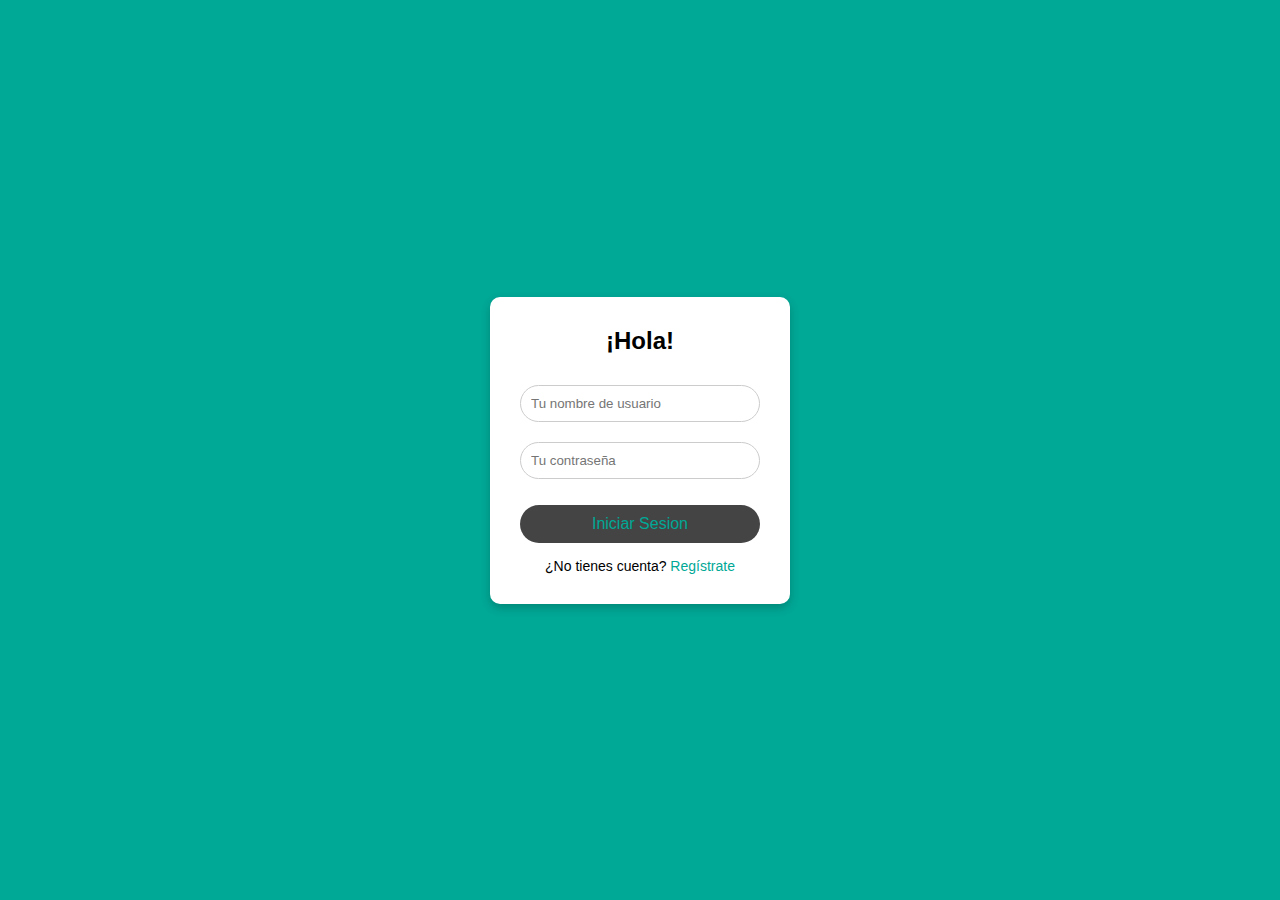
<file: index.html>
<!DOCTYPE html>
<html lang="es">
<head>
  <meta charset="UTF-8">
  <meta name="viewport" content="width=device-width, initial-scale=1">
  <title>Iniciar Sesión - MiEcommerce</title>
  <link rel="stylesheet" href="./style.css">
</head>
<body>

  <div class="login-container">
    <div class="login-box">
      <h2>¡Hola!</h2>
      <input type="text" placeholder="Tu nombre de usuario">
      <input type="password" placeholder="Tu contraseña">
      <a href="./home/home.html" class="btn">Iniciar Sesion</a>
      <p>¿No tienes cuenta? <a class="algo" href="./register/register.html">Regístrate</a></p>
    </div>
  </div>

</body>
</html>
</file>
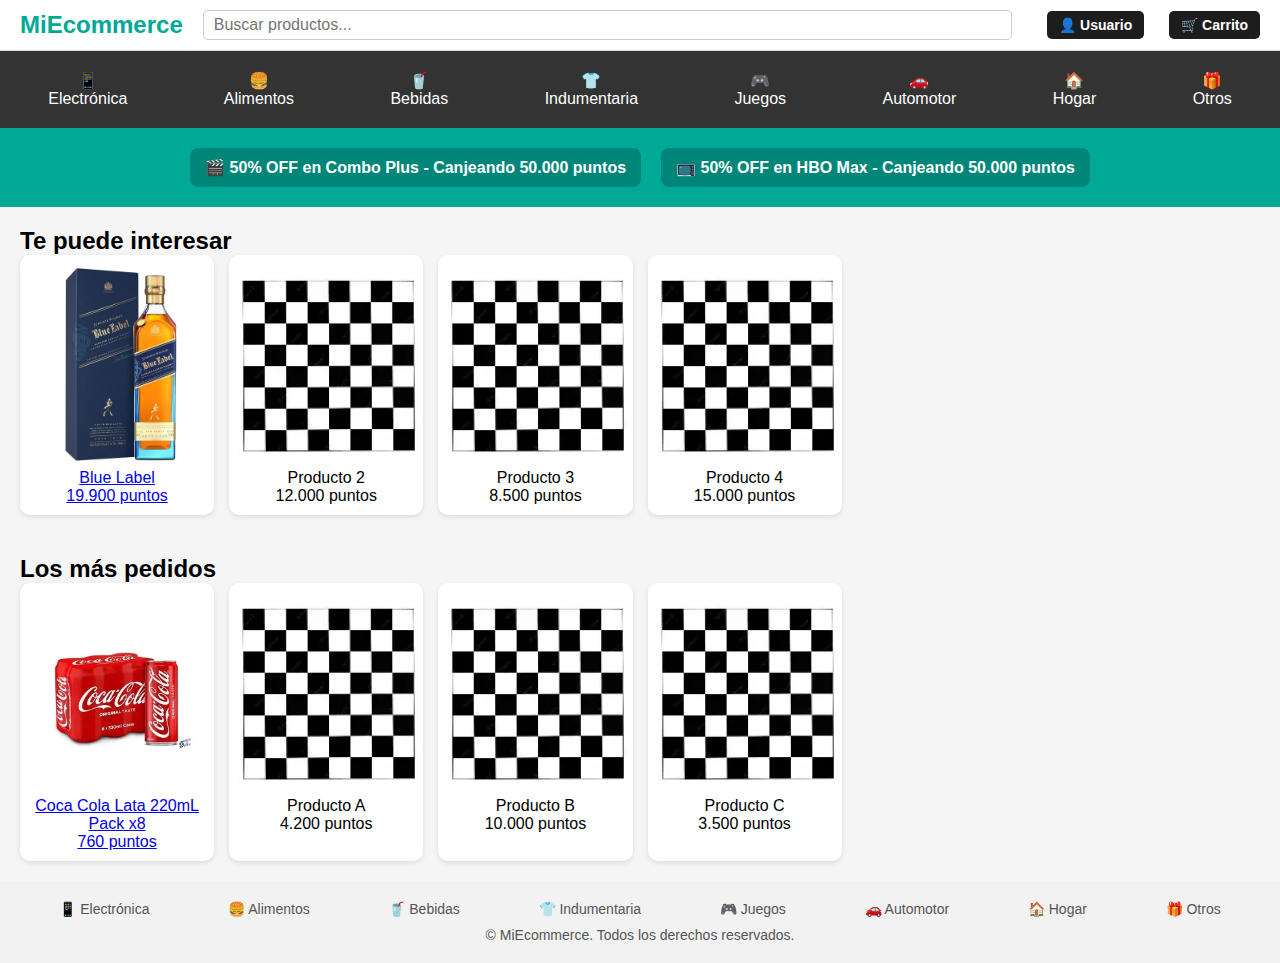
<file: home/index.html>
<!DOCTYPE html>
<html lang="es">
<head>
  <meta charset="UTF-8">
  <meta name="viewport" content="width=device-width, initial-scale=1">
  <title>MiEcommerce</title>
  <link rel="stylesheet" href="../style.css">
</head>
<body>

 

  <!-- Contenido de la tienda -->
  <div id="main-content">

<!-- Barra superior -->
<header class="top-bar">
  <div class="logo">MiE<span class="highlight">commerce</span></div>
  <input type="text" placeholder="Buscar productos..." class="search-bar">
  <div class="user-profile">
    <a href="../profile/usuario.html" class="cart-button">👤 <span class="highlight">Usuario</span></a>
    <!-- Botón de carrito -->
    <a href="../carrito/carrito.html" class="cart-button">🛒 <span class="highlight">Carrito</span></a>
  </div>
</header>


    <!-- Categorías -->
    <nav class="categories">
      <div class="category">📱<br>Electrónica</div>
      <div class="category">🍔<br>Alimentos</div>
      <div class="category">🥤<br>Bebidas</div>
      <div class="category">👕<br>Indumentaria</div>
      <div class="category">🎮<br>Juegos</div>
      <div class="category">🚗<br>Automotor</div>
      <div class="category">🏠<br>Hogar</div>
      <div class="category">🎁<br>Otros</div>
    </nav>

    <!-- Promociones -->
    <section class="promotions">
      <div class="promo">🎬 50% OFF en Combo Plus - Canjeando 50.000 puntos</div>
      <div class="promo">📺 50% OFF en HBO Max - Canjeando 50.000 puntos</div>
    </section>

    <!-- Te puede interesar -->
    <section class="product-section">
      <h2>Te puede interesar</h2>
      <div class="product-grid">
        <div class="product">
          <a href="../product/producto2.html"><img src="../imagenes/thumb_70661_default_big.jpeg" alt="Producto">
          <div>Blue Label</div>
          <span>19.900 puntos</span></a>
        </div>
        <div class="product"><img src="../imagenes/OIP.webp"><br>Producto 2<br>12.000 puntos</div>
        <div class="product"><img src="../imagenes/OIP.webp"><br>Producto 3<br>8.500 puntos</div>
        <div class="product"><img src="../imagenes/OIP.webp"><br>Producto 4<br>15.000 puntos</div>
      </div>
    </section>

    <!-- Los más pedidos -->
    <section class="product-section">
      <h2>Los más pedidos</h2>
      <div class="product-grid">
        <div class="product">
          <a href="../product/producto1.html"><img src="../imagenes/coca cola.webp" alt="Coca Cola">
          <div>Coca Cola Lata 220mL Pack x8</div>
          <span>760 puntos</span></a>
        </div>
        <div class="product"> <img src="../imagenes/OIP.webp"><br>Producto A<br>4.200 puntos</div>
        <div class="product"> <img src="../imagenes/OIP.webp"><br>Producto B<br>10.000 puntos</div>
        <div class="product"> <img src="../imagenes/OIP.webp"><br>Producto C<br>3.500 puntos</div>
      </div>
    </section>

    <!-- Footer -->
    <footer class="footer">
      <div class="footer-categories">
        <div>📱 Electrónica</div>
        <div>🍔 Alimentos</div>
        <div>🥤 Bebidas</div>
        <div>👕 Indumentaria</div>
        <div>🎮 Juegos</div>
        <div>🚗 Automotor</div>
        <div>🏠 Hogar</div>
        <div>🎁 Otros</div>
      </div>
      <div class="footer-bottom">
        <p>© MiEcommerce. Todos los derechos reservados.</p>
      </div>
    </footer>

  </div>
</body>
</html>
</file>
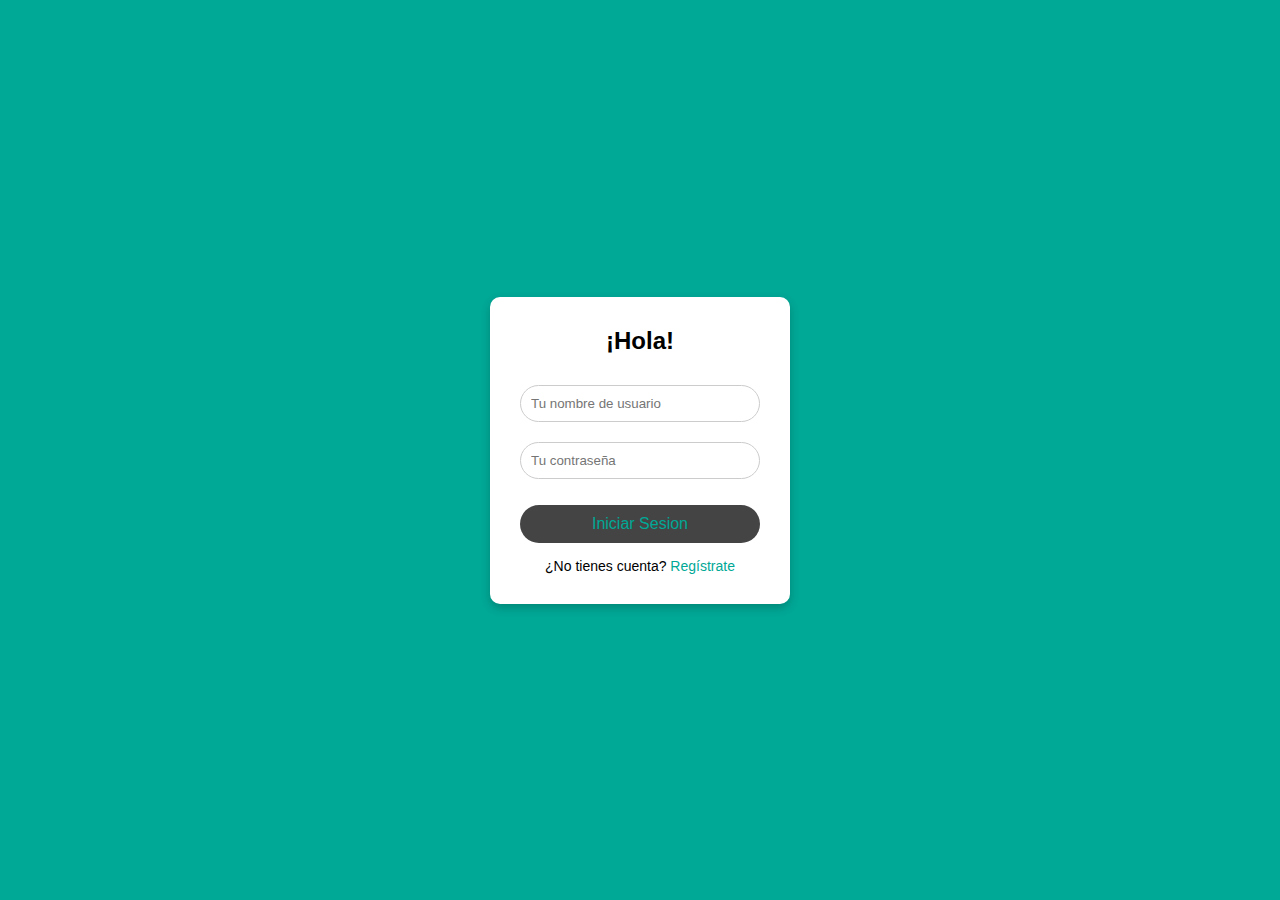
<file: login.html>
<!DOCTYPE html>
<html lang="es">
<head>
  <meta charset="UTF-8">
  <meta name="viewport" content="width=device-width, initial-scale=1">
  <title>Iniciar Sesión - MiEcommerce</title>
  <link rel="stylesheet" href="./style.css">
</head>
<body>

  <div class="login-container">
    <div class="login-box">
      <h2>¡Hola!</h2>
      <input type="text" placeholder="Tu nombre de usuario">
      <input type="password" placeholder="Tu contraseña">
      <a href="./home/index.html" class="btn">Iniciar Sesion</a>
      <p>¿No tienes cuenta? <a class="algo" href="./register/register.html">Regístrate</a></p>
    </div>
  </div>

</body>
</html>
</file>
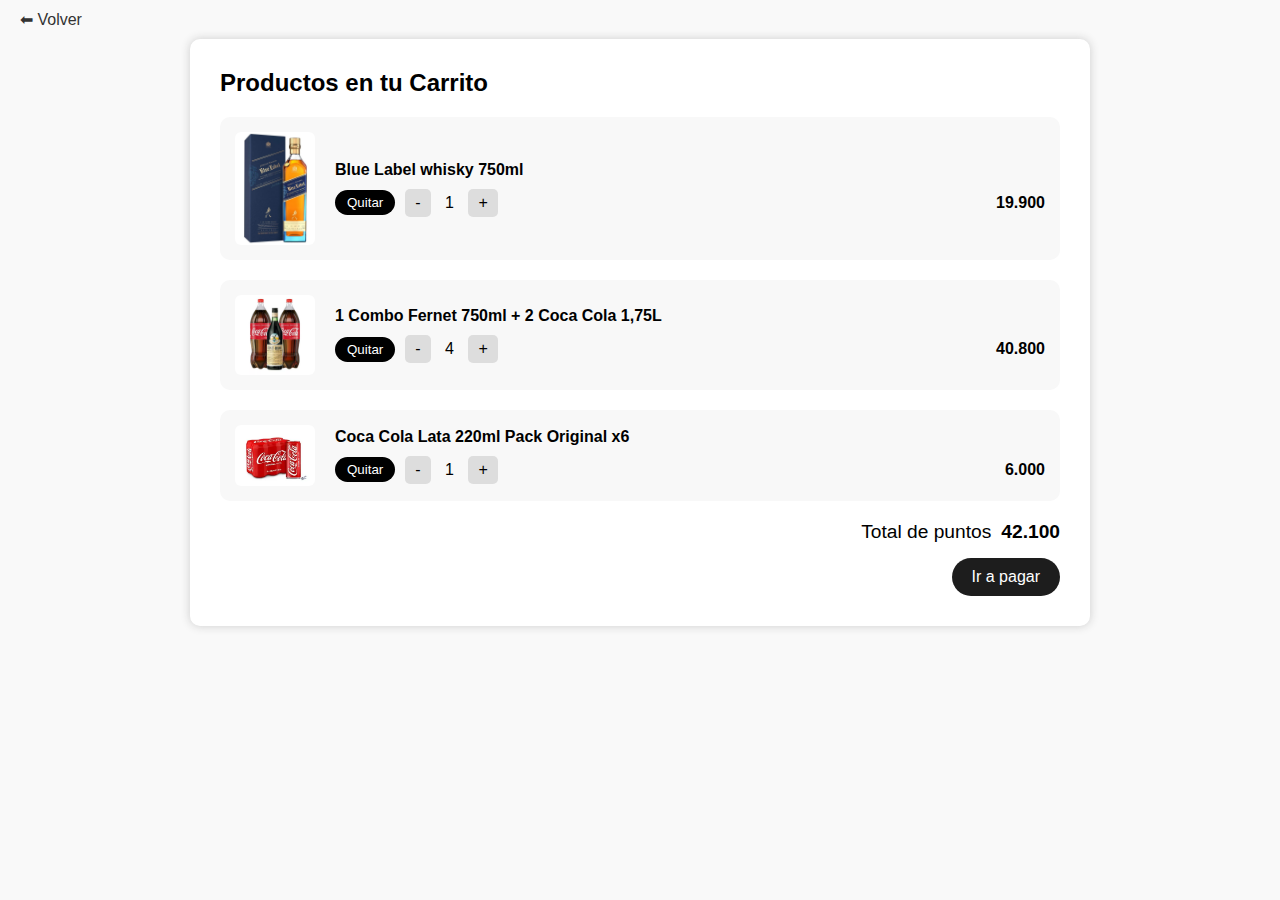
<file: carrito/carrito.html>
<!DOCTYPE html>
<html lang="es">
<head>
  <meta charset="UTF-8">
  <title>Carrito de Compras</title>
  <link rel="stylesheet" href="../style.css">
</head>
<body>
  <a href="../home/home.html" class="volver-carrito">⬅ Volver</a>

  <div class="carrito">
    <h2>Productos en tu Carrito</h2>

    <!-- Producto 1 -->
    <div class="item-carrito">
      <img src="../imagenes/thumb_70661_default_big.jpeg" alt="Blue Label">
      <div class="info">
        <p><strong>Blue Label whisky 750ml</strong></p>
        <div class="controles">
          <button class="quitar">Quitar</button>
          <div class="cantidad">
            <button>-</button>
            <span>1</span>
            <button>+</button>
          </div>
          <span class="precio">19.900</span>
        </div>
      </div>
    </div>

    <!-- Producto 2 -->
    <div class="item-carrito">
      <img src="../imagenes/Combo-fernet-jpg.webp" alt="Combo Fernet">
      <div class="info">
        <p><strong>1 Combo Fernet 750ml + 2 Coca Cola 1,75L</strong></p>
        <div class="controles">
          <button class="quitar">Quitar</button>
          <div class="cantidad">
            <button>-</button>
            <span>4</span>
            <button>+</button>
          </div>
          <span class="precio">40.800</span>
        </div>
      </div>
    </div>

    <!-- Producto 3 -->
    <div class="item-carrito">
      <img src="../imagenes/coca cola.webp" alt="Coca-Cola Pack x6">
      <div class="info">
        <p><strong>Coca Cola Lata 220ml Pack Original x6</strong></p>
        <div class="controles">
          <button class="quitar">Quitar</button>
          <div class="cantidad">
            <button>-</button>
            <span>1</span>
            <button>+</button>
          </div>
          <span class="precio">6.000</span>
        </div>
      </div>
    </div>

    <!-- Total -->
    <div class="total">
      <span>Total de puntos</span>
      <strong>42.100</strong>
    </div>

    <a href="#" class="pagar">Ir a pagar</a>
  </div>
</body>
</html>
</file>
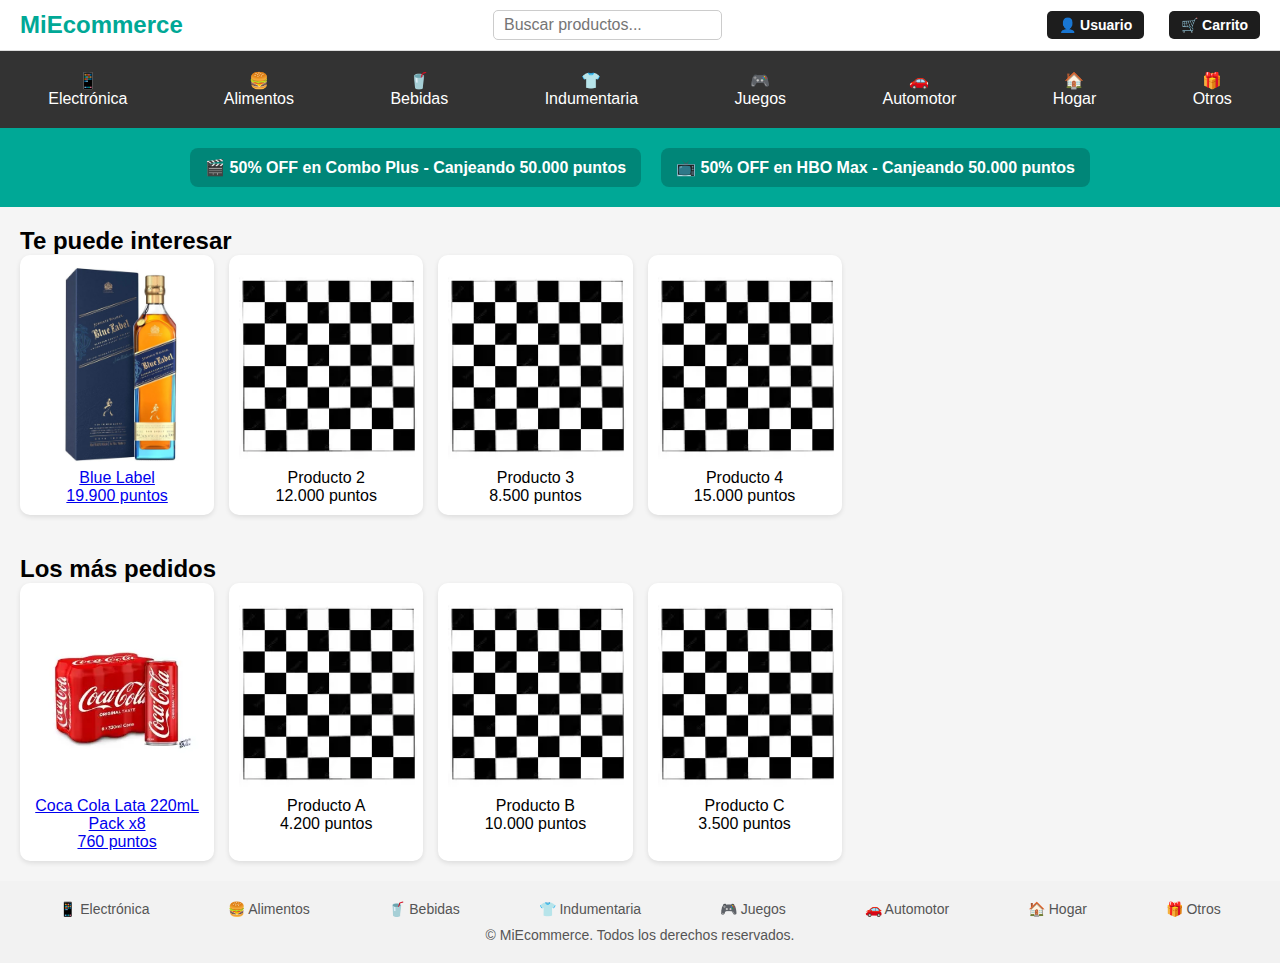
<file: home/home.html>
<!DOCTYPE html>
<html lang="es">
<head>
  <meta charset="UTF-8">
  <meta name="viewport" content="width=device-width, initial-scale=1">
  <title>MiEcommerce</title>
  <link rel="stylesheet" href="../style.css">
</head>
<body>

 

  <!-- Contenido de la tienda -->
  <div id="main-content">

<!-- Barra superior -->
<header class="top-bar">
  <div class="logo">MiE<span class="highlight">commerce</span></div>

  <div class="search-container">
  <button class="search-icon" onclick="document.querySelector('.search-bar').classList.toggle('active')">🔍</button>
  <input type="text" placeholder="Buscar productos..." class="search-bar">
</div>

  <div class="user-profile">
    <a href="../profile/usuario.html" class="cart-button">👤 <span class="highlight">Usuario</span></a>
    <!-- Botón de carrito -->
    <a href="../carrito/carrito.html" class="cart-button">🛒 <span class="highlight">Carrito</span></a>
  </div>
</header>


    <!-- Categorías -->
    <nav class="categories">
      <div class="category">📱<br>Electrónica</div>
      <div class="category">🍔<br>Alimentos</div>
      <div class="category">🥤<br>Bebidas</div>
      <div class="category">👕<br>Indumentaria</div>
      <div class="category">🎮<br>Juegos</div>
      <div class="category">🚗<br>Automotor</div>
      <div class="category">🏠<br>Hogar</div>
      <div class="category">🎁<br>Otros</div>
    </nav>

    <!-- Promociones -->
    <section class="promotions">
      <div class="promo">🎬 50% OFF en Combo Plus - Canjeando 50.000 puntos</div>
      <div class="promo">📺 50% OFF en HBO Max - Canjeando 50.000 puntos</div>
    </section>

    <!-- Te puede interesar -->
    <section class="product-section">
      <h2>Te puede interesar</h2>
      <div class="product-grid">
        <div class="product">
          <a href="../product/producto2.html"><img src="../imagenes/thumb_70661_default_big.jpeg" alt="Producto">
          <div>Blue Label</div>
          <span>19.900 puntos</span></a>
        </div>
        <div class="product"><img src="../imagenes/OIP.webp"><br>Producto 2<br>12.000 puntos</div>
        <div class="product"><img src="../imagenes/OIP.webp"><br>Producto 3<br>8.500 puntos</div>
        <div class="product"><img src="../imagenes/OIP.webp"><br>Producto 4<br>15.000 puntos</div>
      </div>
    </section>

    <!-- Los más pedidos -->
    <section class="product-section">
      <h2>Los más pedidos</h2>
      <div class="product-grid">
        <div class="product">
          <a href="../product/producto1.html"><img src="../imagenes/coca cola.webp" alt="Coca Cola">
          <div>Coca Cola Lata 220mL Pack x8</div>
          <span>760 puntos</span></a>
        </div>
        <div class="product"> <img src="../imagenes/OIP.webp"><br>Producto A<br>4.200 puntos</div>
        <div class="product"> <img src="../imagenes/OIP.webp"><br>Producto B<br>10.000 puntos</div>
        <div class="product"> <img src="../imagenes/OIP.webp"><br>Producto C<br>3.500 puntos</div>
      </div>
    </section>

    <!-- Footer -->
    <footer class="footer">
      <div class="footer-categories">
        <div>📱 Electrónica</div>
        <div>🍔 Alimentos</div>
        <div>🥤 Bebidas</div>
        <div>👕 Indumentaria</div>
        <div>🎮 Juegos</div>
        <div>🚗 Automotor</div>
        <div>🏠 Hogar</div>
        <div>🎁 Otros</div>
      </div>
      <div class="footer-bottom">
        <p>© MiEcommerce. Todos los derechos reservados.</p>
      </div>
    </footer>

  </div>
</body>
</html>
</file>
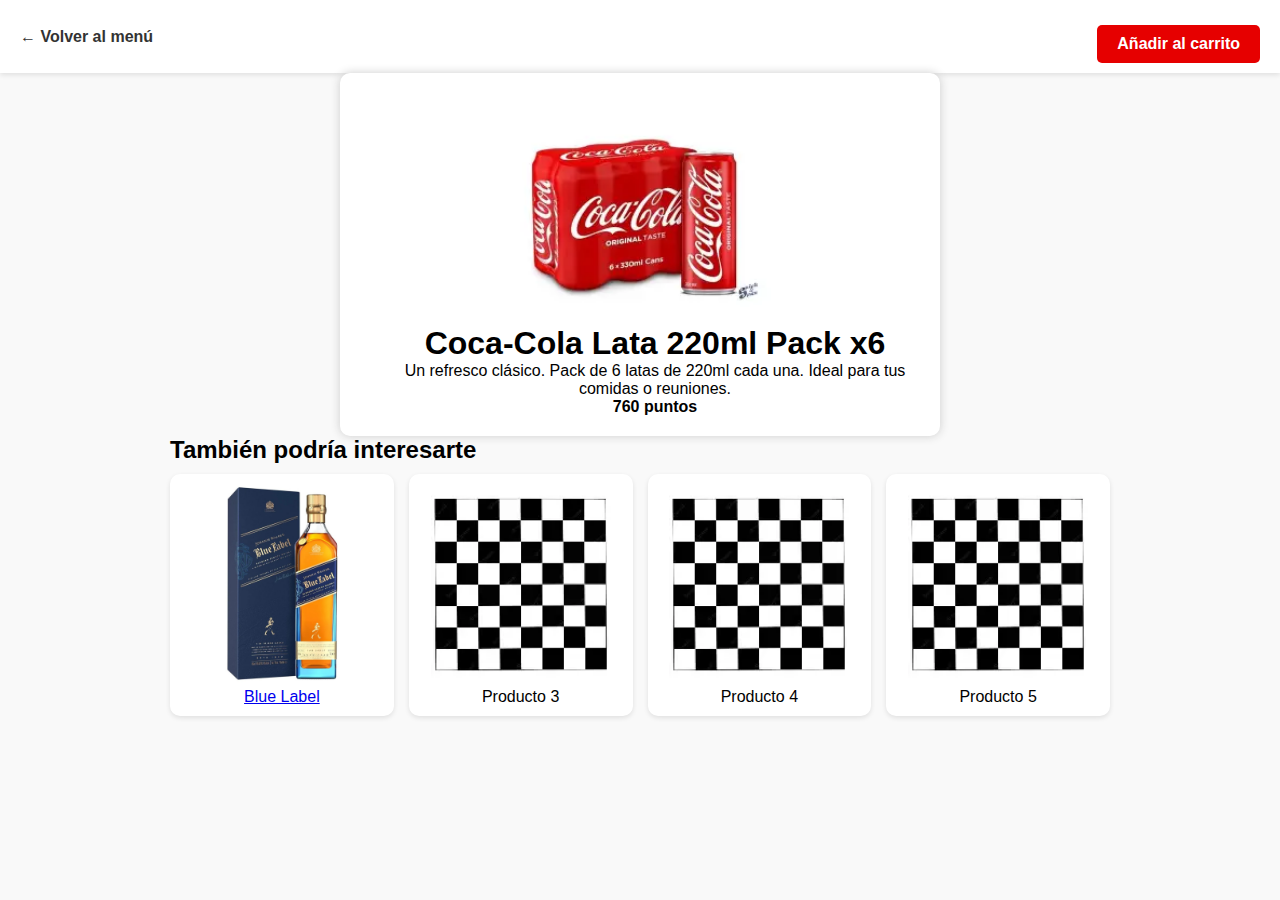
<file: product/producto1.html>
<!DOCTYPE html>
<html lang="es">
<head>
  <meta charset="UTF-8">
  <title>Coca-Cola Lata Pack x6</title>
  <link rel="stylesheet" href="../style.css">
</head>
<body>

  <!-- Botón volver -->
  <header>
    <a href="../home/index.html">← Volver al menú</a>
    <a href="../carrito/carrito.html" class="boton">Añadir al carrito</a>
  </header>

  <!-- Contenido principal del producto -->
  <main class="producto-detalle">
    <div class="imagen-producto">
      <img src="../imagenes/coca cola.webp" alt="Coca Cola Lata Pack x6">
    </div>
    <div class="info-producto">
      <h1>Coca-Cola Lata 220ml Pack x6</h1>
      <p>Un refresco clásico. Pack de 6 latas de 220ml cada una. Ideal para tus comidas o reuniones.</p>
      <p><strong>760 puntos</strong></p>
    </div>
  </main>

  <!-- Productos sugeridos -->
  <section class="sugerencias">
    <h2>También podría interesarte</h2>
    <div class="product-grid">
      <div class="product">
        <a href="producto2.html">
          <img src="../imagenes/thumb_70661_default_big.jpeg" alt="Sugerencia 1">
          <div>Blue Label</div>
        </a>
      </div>
      <div class="product">
          <img src="../imagenes/OIP.webp" alt="Sugerencia 2">
          <div>Producto 3</div>
      </div>
            <div class="product">
          <img src="../imagenes/OIP.webp" alt="Sugerencia 2">
          <div>Producto 4</div>
      </div>
            <div class="product">
          <img src="../imagenes/OIP.webp" alt="Sugerencia 2">
          <div>Producto 5</div>
      </div>
    </div>
  </section>

</body>
</html>
</file>
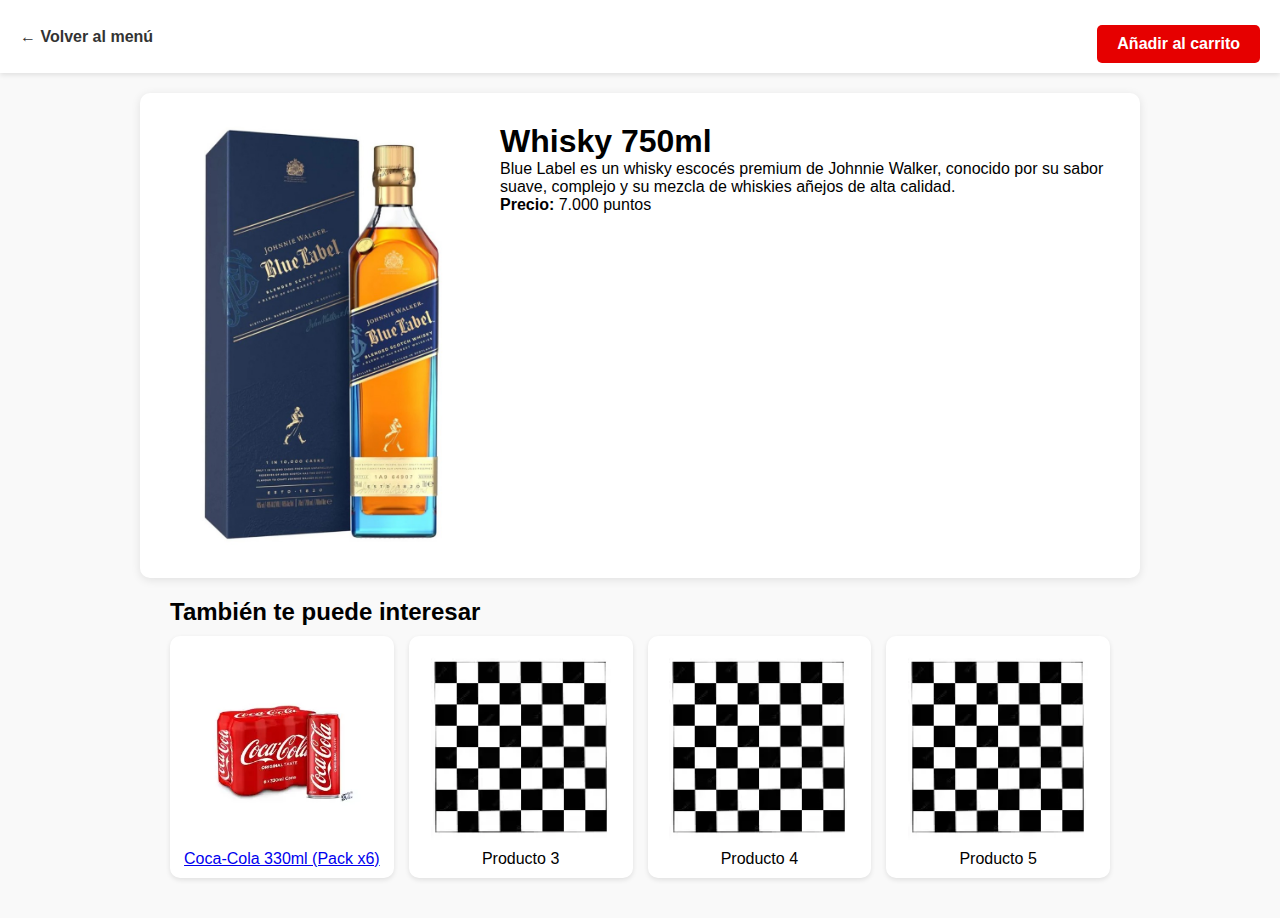
<file: product/producto2.html>
<!DOCTYPE html>
<html lang="es">
<head>
  <meta charset="UTF-8">
  <title>Blue Label 750ml</title>
  <link rel="stylesheet" href="../style.css">
</head>
<body>

  <header>
    <a href="../home/home.html">← Volver al menú</a>
    <a href="../carrito/carrito.html" class="boton">Añadir al carrito</a>
  </header>

  <div class="contenedor-producto">
    <img src="../imagenes/thumb_70661_default_big.jpeg" alt="Blue Label">
    <div class="info-producto">
      <h1>Whisky 750ml</h1>
      <p>Blue Label es un whisky escocés premium de Johnnie Walker, conocido por su sabor suave, complejo y su mezcla de whiskies añejos de alta calidad.</p>
      <p><strong>Precio:</strong> 7.000 puntos</p>
    </div>
  </div>

  <div class="sugerencias">
    <h2>También te puede interesar</h2>
    <div class="product-grid">
      <div class="product">
        <a href="../product/producto1.html">
          <img src="../imagenes/coca cola.webp" alt="Coca-Cola Pack x6">
          <p>Coca-Cola 330ml (Pack x6)</p>
        </a>
      </div>
      <div class="product">
          <img src="../imagenes/OIP.webp" alt="Sugerencia 2">
          <div>Producto 3</div>
      </div>
            <div class="product">
          <img src="../imagenes/OIP.webp" alt="Sugerencia 2">
          <div>Producto 4</div>
      </div>
            <div class="product">
          <img src="../imagenes/OIP.webp" alt="Sugerencia 2">
          <div>Producto 5</div>
    </div>
  </div>

</body>
</html>
</file>
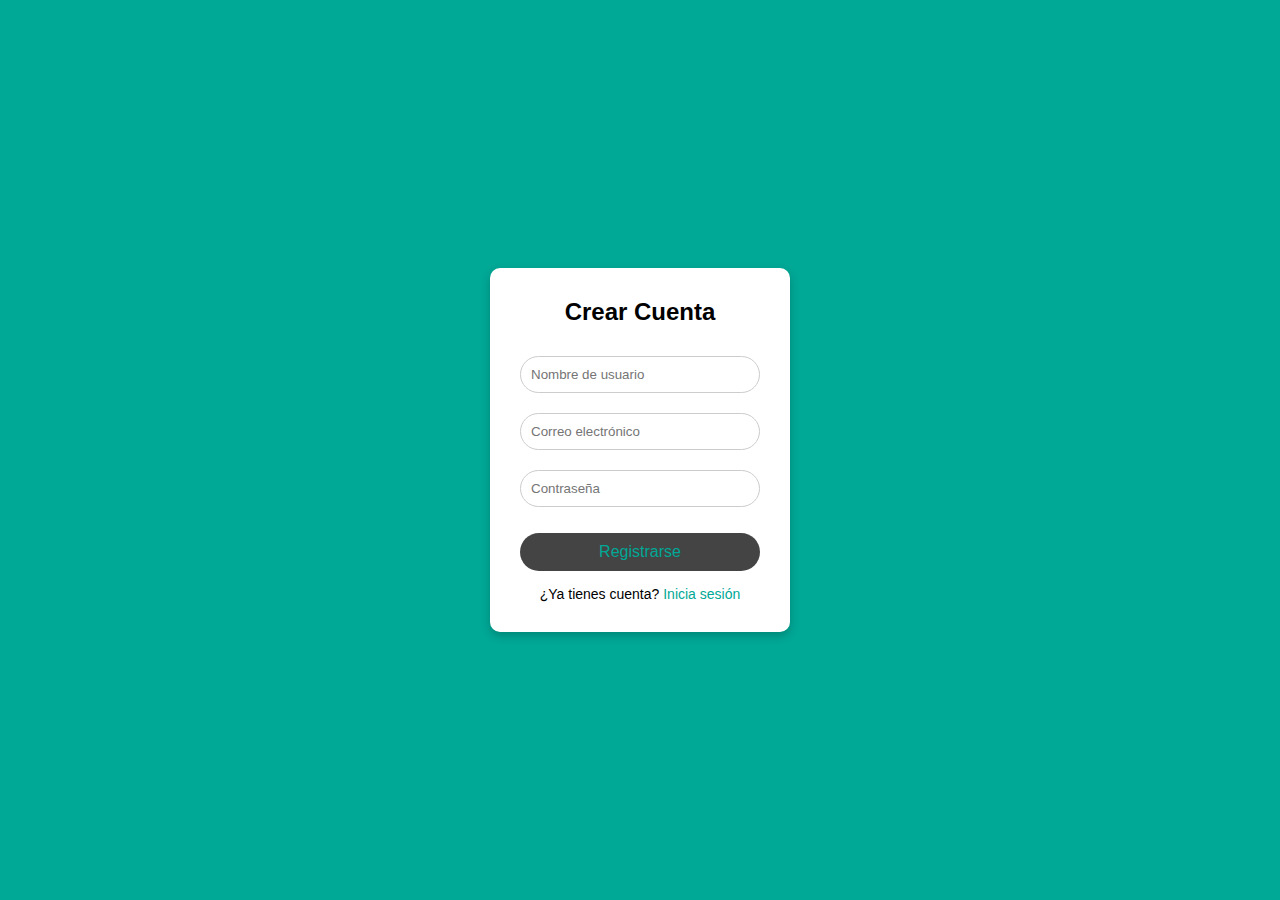
<file: register/register.html>
<!DOCTYPE html>
<html lang="es">
<head>
  <meta charset="UTF-8">
  <meta name="viewport" content="width=device-width, initial-scale=1">
  <title>Registrarse - MiEcommerce</title>
  <link rel="stylesheet" href="../style.css">
</head>
<body>

  <div class="login-container">
    <div class="login-box">
      <h2>Crear Cuenta</h2>
      <input type="text" placeholder="Nombre de usuario">
      <input type="email" placeholder="Correo electrónico">
      <input type="password" placeholder="Contraseña">
      <a href="../index.html" class="btn">Registrarse</a>
      <p>¿Ya tienes cuenta? <a class="algo" href="../index.html">Inicia sesión</a></p>
    </div>
  </div>

</body>
</html>
</file>
<file: style.css>
/* Reset y fuente */
* {
  box-sizing: border-box;
  margin: 0;
  padding: 0;
  font-family: 'Segoe UI', sans-serif;
}

body {
  background-color: #efefef;
}

/* --- Pantalla de bienvenida --- */
.login-container {
  display: flex;
  justify-content: center;
  align-items: center;
  height: 100vh;
  background: #00a896;
}

.login-box {
  background: white;
  display: flex;
  flex-direction: column;
  padding: 30px;
  border-radius: 10px;
  box-shadow: 0 4px 10px rgba(0,0,0,0.2);
  text-align: center;
  width: 300px;
}

.login-box h2 {
  margin-bottom: 20px;
  font-size: 24px;
}

.login-box input {
  width: 100%;
  margin: 10px 0;
  padding: 10px;
  border-radius: 20px;
  border: 1px solid #ccc;
}

.login-box .btn {
  width: 100%;
  padding: 10px;
  margin-top: 1rem;
  background: #444;
  border: none;
  color: #00a896;
  text-decoration: none;
  border-radius: 20px;
  cursor: pointer;
}

.login-box p {
  margin-top: 15px;
  font-size: 14px;
}
.algo {
   color: #00a896;
  text-decoration: none;
}


/* --- Contenido de la tienda --- */
#main-content {
  background-color: #f5f5f5;
}

/* Top bar */
.top-bar {
  display: flex;
  justify-content: space-between;
  align-items: center;
  background-color: #ffffff;
  padding: 10px 20px;
  border-bottom: 1px solid #ddd;
}

.logo {
  font-size: 1.5em;
  font-weight: bold;
  color: #00a896;
}

.search-bar {
  flex-grow: 1;
  margin: 0 20px;
  padding: 8px;
  border: 1px solid #ccc;
  border-radius: 5px;
}


/* Categorías */
.categories {
  display: flex;
  justify-content: space-around;
  flex-wrap: wrap;
  background-color: #333;
  color: white;
  padding: 10px 0;
}

.category {
  text-align: center;
  margin: 10px;
  cursor: pointer;
}
/* Botón de carrito */
.cart-button {
  margin-left: 15px;
  padding: 6px 12px;
  background-color: #1d1d1d;
  color: white;
  border-radius: 5px;
  text-decoration: none;
  font-size: 14px;
}

.cart-button:hover {
  background-color: #333;
}


/* Alineación de usuario y carrito */
.user-profile {
  display: flex;
  align-items: center;
  gap: 10px;
  font-weight: bold;
  color: #333;
}



/* Promociones */
.promotions {
  display: flex;
  justify-content: center;
  gap: 20px;
  background-color: #00a896;
  padding: 20px;
  color: white;
  font-weight: bold;
  flex-wrap: wrap;
}

.promo {
  background: rgba(0,0,0,0.2);
  padding: 10px 15px;
  border-radius: 8px;
}

/* Productos */
.product-section {
  padding: 20px;
}

.product-grid {
  display: grid;
  grid-template-columns: repeat(auto-fill, minmax(180px, 1fr));
  gap: 15px;
}

.product {
  background-color: white;
  padding: 10px;
  border-radius: 10px;
  text-align: center;
  box-shadow: 0 2px 5px rgba(0,0,0,0.1);
}

.product img {
  width: 180px;
  height: 200px;
  object-fit: contain;
}

/* Footer */
.footer {
  background-color: #f2f2f2;
  padding: 20px;
  font-size: 14px;
  color: #555;
}

.footer-categories {
  display: flex;
  flex-wrap: wrap;
  justify-content: space-around;
  margin-bottom: 10px;
}

.footer-bottom {
  text-align: center;
}

/* --- Páginas de productos individuales --- */

header {
  display: flex;
  justify-content: space-between;
  align-items: center;
  background-color: #ffffff;
  padding: 10px 20px;
  box-shadow: 0 2px 5px rgba(0,0,0,0.1);
}

header a {
  text-decoration: none;
  color: #333;
  font-weight: bold;
}

.boton {
  display: inline-block;
  padding: 10px 20px;
  background-color: #e60000;
  color: white;
  border: none;
  text-decoration: none;
  border-radius: 5px;
  margin-top: 15px;
  transition: background 0.3s;
}

.boton:hover {
  background-color: #c50000;
}

.contenedor-producto {
  display: flex;
  padding: 30px;
  background-color: #ffffff;
  margin: 20px auto;
  border-radius: 10px;
  max-width: 1000px;
  box-shadow: 0 2px 10px rgba(0,0,0,0.1);
}

.contenedor-producto img {
  width: 300px;
  border-radius: 8px;
}

.info-producto {
  flex-grow: 1;
  padding-left: 30px;
}

.info-producto h1 {
  margin-top: 0;
}

.sugerencias {
  max-width: 1000px;
  margin: 0 auto 40px;
  padding: 0 30px;
}

.sugerencias h2 {
  margin-bottom: 10px;
}

.sugerencias-contenedor {
  display: flex;
  gap: 20px;
  flex-wrap: wrap;
}

.producto-sugerido {
  background-color: #fff;
  padding: 10px;
  border-radius: 8px;
  width: 200px;
  box-shadow: 0 0 5px rgba(0,0,0,0.1);
  text-align: center;
}

.producto-sugerido img {
  width: 100%;
  border-radius: 6px;
}

/* Producto mini */
.producto-detalle {
  max-width: 600px;
  margin: auto;
  text-align: center;
  background: #fff;
  padding: 20px;
  border-radius: 10px;
  box-shadow: 0 0 10px #ccc;
}

.producto-detalle img {
  width: 100%;
  max-width: 300px;
  border-radius: 8px;
}

.sugerido {
  width: 150px;
  margin-top: 15px;
  border: 2px solid #ccc;
  border-radius: 8px;
  transition: transform 0.3s;
}

.sugerido:hover {
  transform: scale(1.05);
}
.volver-carrito {
  display: block;
  padding: 10px 20px;
  font-size: 1rem;
  text-decoration: none;
  color: #333;
}

.carrito {
  max-width: 900px;
  margin: auto;
  background: white;
  padding: 30px;
  border-radius: 10px;
  box-shadow: 0 0 10px #ccc;
}

.carrito h2 {
  margin-bottom: 20px;
}

.item-carrito {
  display: flex;
  align-items: center;
  margin-bottom: 20px;
  background: #f8f8f8;
  padding: 15px;
  border-radius: 10px;
}

.item-carrito img {
  width: 80px;
  height: auto;
  margin-right: 20px;
  border-radius: 6px;
}

.item-carrito .info {
  flex: 1;
}

.controles {
  display: flex;
  align-items: center;
  gap: 10px;
  margin-top: 10px;
}

.quitar {
  background: black;
  color: white;
  border: none;
  padding: 5px 12px;
  border-radius: 20px;
  cursor: pointer;
}

.cantidad button {
  background: #ddd;
  border: none;
  padding: 5px 10px;
  font-size: 1rem;
  border-radius: 5px;
}

.cantidad span {
  margin: 0 10px;
}

.precio {
  font-weight: bold;
  margin-left: auto;
}

.total {
  display: flex;
  justify-content: flex-end;
  align-items: center;
  font-size: 1.2rem;
  margin-top: 20px;
  gap: 10px;
}

.pagar {
  display: block;
  margin-left: auto;
  background: #1d1d1d;
  color: white;
  text-decoration: none;
  padding: 10px 20px;
  border-radius: 20px;
  margin-top: 15px;
  width: fit-content;
}
/* Contenedor de búsqueda */
.search-container {
  display: flex;
  align-items: center;
  position: relative;
}

/* Ícono de lupa (oculto por defecto) */
.search-icon {
  background: none;
  border: none;
  font-size: 1.5rem;
  cursor: pointer;
  display: none;
}

/* Campo de búsqueda siempre visible por defecto */
.search-bar {
  padding: 5px 10px;
  font-size: 1rem;
  border: 1px solid #ccc;
  border-radius: 5px;
  transition: all 0.3s ease;
  display: inline-block;
}
body {
  margin: 0;
  font-family: sans-serif;
  background-color: #f9f9f9;
}

.perfil {
  padding: 20px;
}

.perfil-header {
  display: flex;
  align-items: center;
  border-bottom: 1px solid #ccc;
  padding-bottom: 10px;
  margin-bottom: 20px;
}

.icono {
  font-size: 36px;
  margin-right: 10px;
  color: #555;
}

.menu-perfil {
  display: flex;
  flex-direction: column;
  gap: 15px;
}

.menu-perfil a {
  text-decoration: none;
  color: #333;
  padding-bottom: 5px;
  border-bottom: 1px solid #ccc;
  font-size: 16px;
  transition: color 0.3s ease;
}

.menu-perfil a:hover {
  color: #007bff;
}

.tema-oscuro {
  font-weight: bold;
  margin-top: 10px;
}

.fondo-azul {
  height: 200px;
  background-color: #2a79ff;
  margin-top: 40px;
}
.foto-perfil img {
  position: absolute;
  top: 0;
  left: 0;
  width: 80px;
  height: 80px;
  object-fit: cover;
}

.menu-perfil {
  margin-left: 10px; /* se ubica justo al lado derecho de la imagen */
  margin-top: 60px; /* reduce espacio vertical */
  display: flex;
  flex-direction: column;
  gap: 5px; /* espacio entre enlaces */
}


/* Solo en pantallas menores a 430px: */
@media (max-width: 430px) {
  .search-bar {
    display: none;
  }

  .search-bar.active {
    display: inline-block;
    width: 150px;
    opacity: 1;
    margin-left: 8px;
  }

  .search-icon {
    display: inline;
  }

  .highlight{
    display: none;
  }
}
</file>
